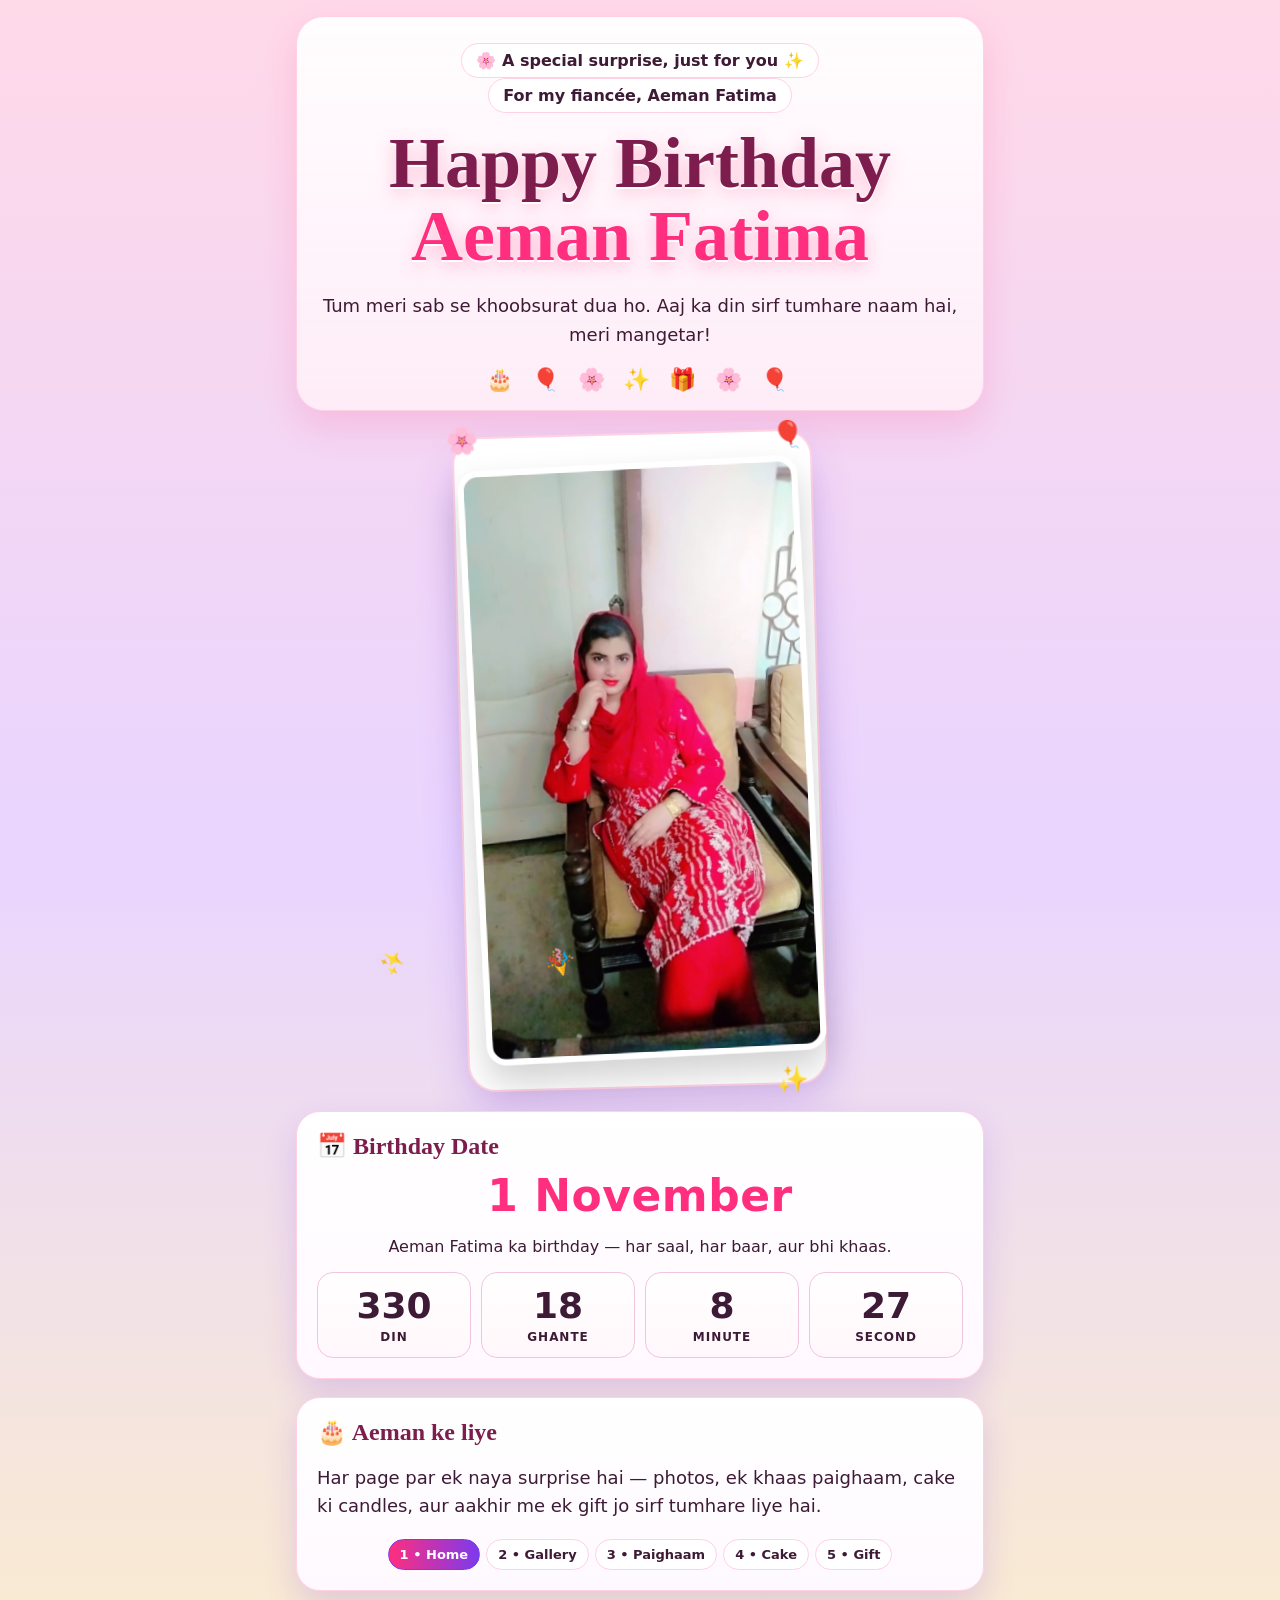
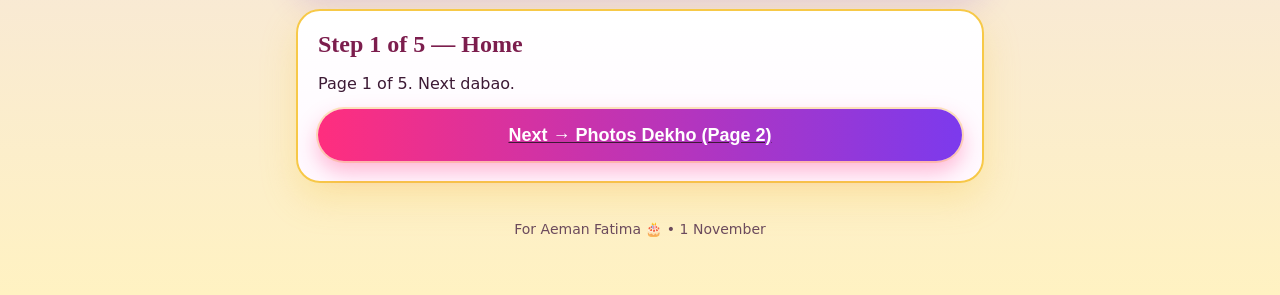
<file: index.html>
<!doctype html>
<html lang="en">
<head>
<meta charset="utf-8">
<meta name="viewport" content="width=device-width, initial-scale=1">
<title>Happy Birthday Aeman Fatima 🎂</title>
<link rel="stylesheet" href="style.css">
</head>
<body>
<main class="wrap home">
<section class="hero home-hero">
<span class="pill">🌸 A special surprise, just for you ✨</span><br><span class="pill">For my fiancée, Aeman Fatima</span>
<h1>Happy Birthday<br><span>Aeman Fatima</span></h1>
<p class="sub">Tum meri sab se khoobsurat dua ho. Aaj ka din sirf tumhare naam hai, meri mangetar!</p>
<p class="cute-row" aria-hidden="true">🎂 🎈 🌸 ✨ 🎁 🌸 🎈</p>
</section>

<div class="photo-frame">
<span class="float-deco deco-1" aria-hidden="true">🌸</span>
<span class="float-deco deco-2" aria-hidden="true">🎈</span>
<span class="float-deco deco-3" aria-hidden="true">✨</span>
<img class="hero-photo" src="assets/photo1.png" alt="Aeman Fatima in a beautiful red dress">
</div>

<section class="card date-card">
<h2>📅 Birthday Date</h2>
<div class="date">1 November</div>
<p style="text-align:center">Aeman Fatima ka birthday — har saal, har baar, aur bhi khaas.</p>
<div id="countdown" class="count" role="timer" aria-live="polite"></div>
</section>

<section class="card">
<h2>🎂 Aeman ke liye</h2>
<p class="sub">Har page par ek naya surprise hai — photos, ek khaas paighaam, cake ki candles, aur aakhir me ek gift jo sirf tumhare liye hai.</p>
<div class="step-dots" aria-label="Birthday journey">
<span class="on">1 • Home</span><span>2 • Gallery</span><span>3 • Paighaam</span><span>4 • Cake</span><span>5 • Gift</span>
</div>
</section>

<section class="card step-card">
<h2>Step 1 of 5 — Home</h2>
<p>Page 1 of 5. Next dabao.</p>
<a href="gallery.html"><button class="btn" type="button">Next → Photos Dekho (Page 2)</button></a>
</section>

<p class="footer">For Aeman Fatima 🎂 • 1 November</p>
</main>
<script src="script.js"></script>
</body>
</html>
</file>
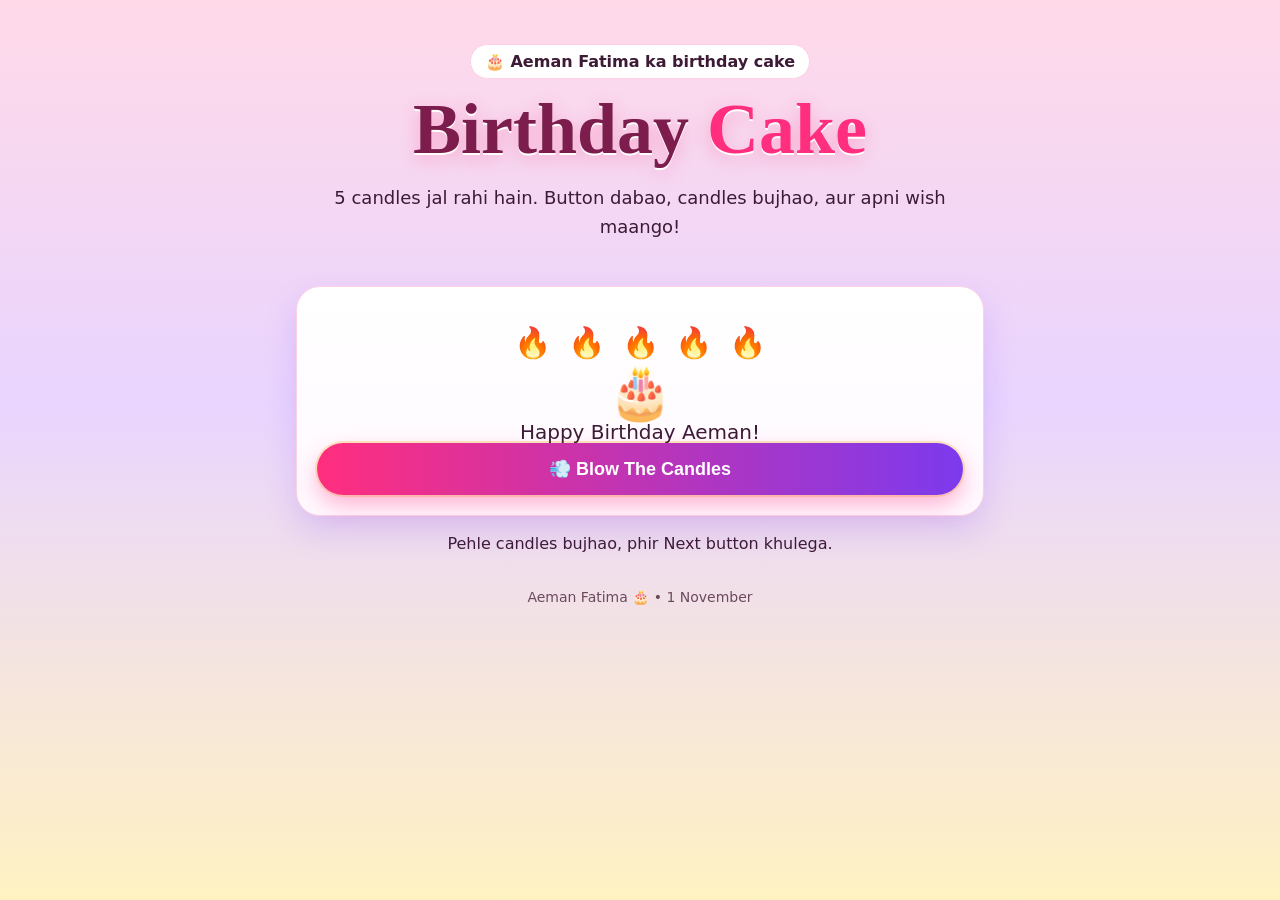
<file: cake.html>
<!doctype html>
<html lang="en">
<head>
<meta charset="utf-8">
<meta name="viewport" content="width=device-width, initial-scale=1">
<title>Cake — Happy Birthday Aeman Fatima</title>
<link rel="stylesheet" href="style.css">
</head>
<body>
<main class="wrap">
<section class="hero">
<span class="pill">🎂 Aeman Fatima ka birthday cake</span>
<h1>Birthday <span>Cake</span></h1>
<p class="sub">5 candles jal rahi hain. Button dabao, candles bujhao, aur apni wish maango!</p>
</section>

<section class="card">
<div class="cake" aria-label="Birthday cake with five candles">
<div><span class="flame">🔥</span> <span class="flame">🔥</span> <span class="flame">🔥</span> <span class="flame">🔥</span> <span class="flame">🔥</span></div>
<div>🎂</div>
<div style="font-size:20px">Happy Birthday Aeman!</div>
</div>
<button class="btn" id="blow" type="button">💨 Blow The Candles</button>
<p id="cake-msg" class="hidden" style="text-align:center;font-size:20px;font-weight:800;color:#c2185b">🎉 Wish Maang Li! Happy Birthday, Aeman Fatima! 🎂</p>
</section>

<section class="card hidden" id="gift-next">
<p style="text-align:center">Cake complete ho gaya, ab agla page khul gaya hai.</p>
<a href="gift.html"><button class="btn secondary" type="button">Next → Aakhri Gift Dekho (Page 5)</button></a>
</section>
<p style="text-align:center">Pehle candles bujhao, phir Next button khulega.</p>
<p class="footer">Aeman Fatima 🎂 • 1 November</p>
</main>
<script src="script.js"></script>
</body>
</html>
</file>
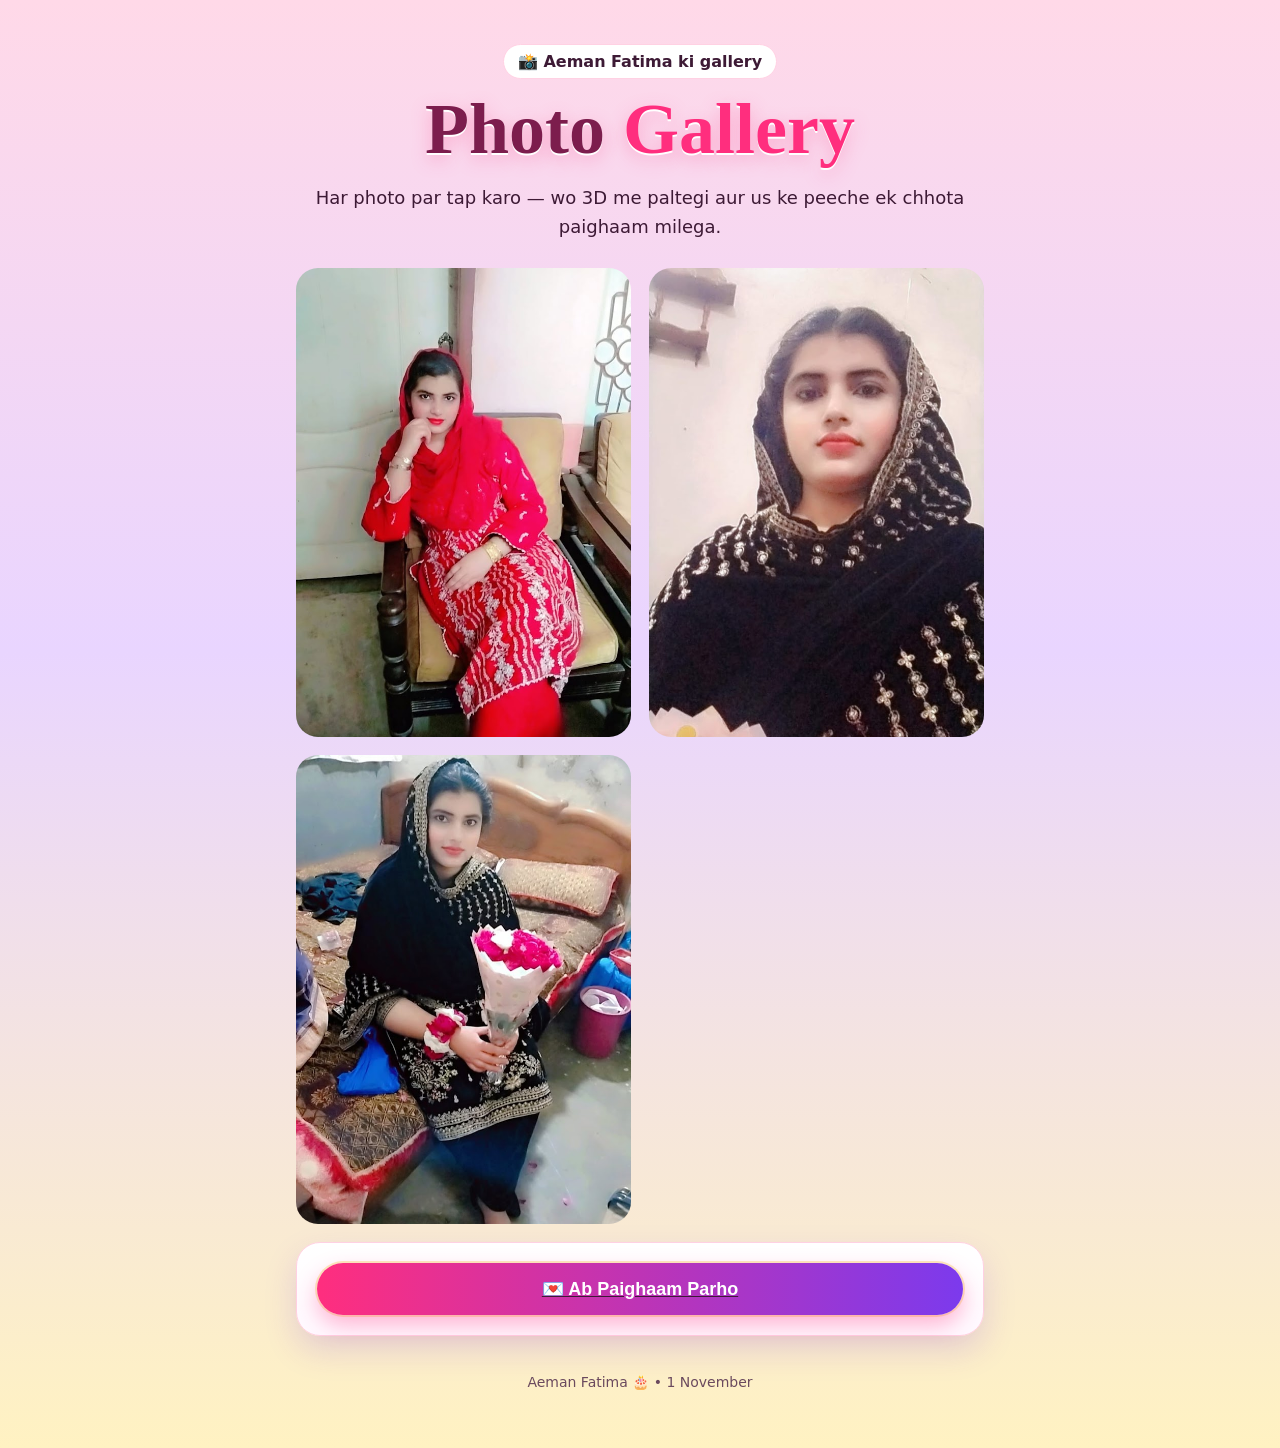
<file: gallery.html>
<!doctype html>
<html lang="en">
<head>
<meta charset="utf-8">
<meta name="viewport" content="width=device-width, initial-scale=1">
<title>Gallery — Happy Birthday Aeman Fatima</title>
<link rel="stylesheet" href="style.css">
</head>
<body>
<main class="wrap">
<section class="hero">
<span class="pill">📸 Aeman Fatima ki gallery</span>
<h1>Photo <span>Gallery</span></h1>
<p class="sub">Har photo par tap karo — wo 3D me paltegi aur us ke peeche ek chhota paighaam milega.</p>
</section>

<div class="grid">
<article class="flip"><div class="flip-inner">
<div class="flip-front"><img src="assets/photo1.png" alt="Aeman Fatima in a red dress"></div>
<div class="flip-back">Meri sab se pyari muskurahat 🎈<small>Tap karo, wapas palto</small></div>
</div></article>

<article class="flip"><div class="flip-inner">
<div class="flip-front"><img src="assets/photo2.png" alt="Aeman Fatima in a black dress with flowers"></div>
<div class="flip-back">Phoolon se bhi zyada khoobsurat 🌸<small>Tap karo, wapas palto</small></div>
</div></article>

<article class="flip"><div class="flip-inner">
<div class="flip-front"><img src="assets/photo3.png" alt="Aeman Fatima holding a bouquet of pink roses"></div>
<div class="flip-back">Tumhare haath me gulab, har din khushi 🎉<small>Tap karo, wapas palto</small></div>
</div></article>

</div>

<section class="card">
<a href="letter.html"><button class="btn" type="button">💌 Ab Paighaam Parho</button></a>
</section>
<p class="footer">Aeman Fatima 🎂 • 1 November</p>
</main>
<script src="script.js"></script>
</body>
</html>
</file>
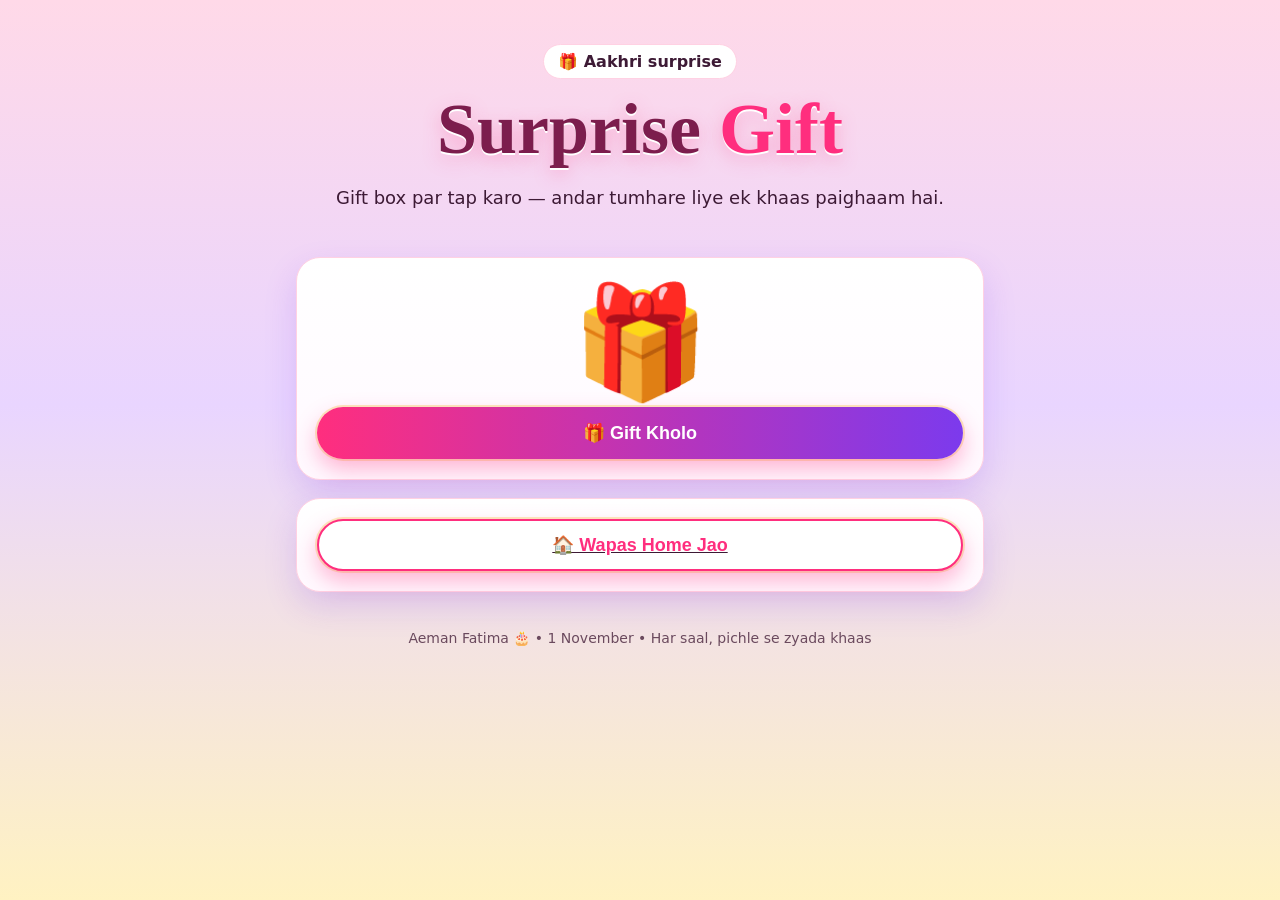
<file: gift.html>
<!doctype html>
<html lang="en">
<head>
<meta charset="utf-8">
<meta name="viewport" content="width=device-width, initial-scale=1">
<title>Gift — Happy Birthday Aeman Fatima</title>
<link rel="stylesheet" href="style.css">
</head>
<body>
<main class="wrap">
<section class="hero">
<span class="pill">🎁 Aakhri surprise</span>
<h1>Surprise <span>Gift</span></h1>
<p class="sub">Gift box par tap karo — andar tumhare liye ek khaas paighaam hai.</p>
</section>

<section class="card">
<div class="gift" id="gift" role="button" tabindex="0" aria-label="Open the gift box">🎁</div>
<button class="btn" id="open-gift" type="button">🎁 Gift Kholo</button>
</section>

<section id="gift-msg" class="dua hidden">
<div class="heart">🎂</div>
<h2>Tum meri sab se khoobsurat dua ho</h2>
<p>Tum meri sab se khoobsurat dua ho. Aeman, tum sirf meri mangetar nahi ho — tum meri har dua ka jawab, har khwab ki tabeer aur meri zindagi ki sab se khoobsurat kahani ho. Is birthday par wada hai: aane wala har birthday hum saath manayenge, aur har saal pichle se zyada khaas hoga. Happy Birthday, Aeman Fatima! 🎂</p>
</section>

<section class="card">
<a href="index.html"><button class="btn secondary" type="button">🏠 Wapas Home Jao</button></a>
</section>
<p class="footer">Aeman Fatima 🎂 • 1 November • Har saal, pichle se zyada khaas</p>
</main>
<script src="script.js"></script>
</body>
</html>
</file>
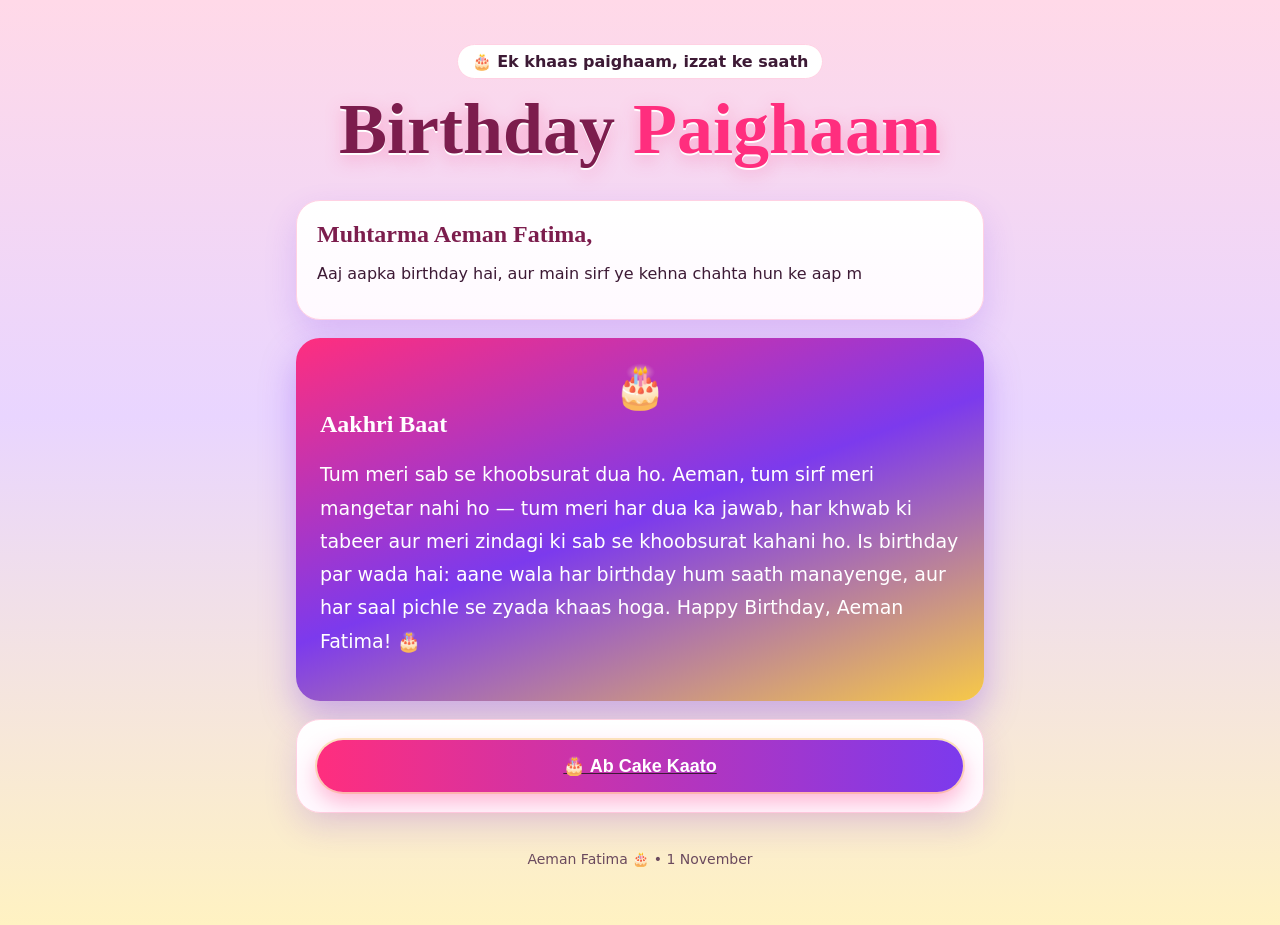
<file: letter.html>
<!doctype html>
<html lang="en">
<head>
<meta charset="utf-8">
<meta name="viewport" content="width=device-width, initial-scale=1">
<title>Birthday Paighaam — Happy Birthday Aeman Fatima</title>
<link rel="stylesheet" href="style.css">
</head>
<body>
<main class="wrap">
<section class="hero">
<span class="pill">🎂 Ek khaas paighaam, izzat ke saath</span>
<h1>Birthday <span>Paighaam</span></h1>
</section>

<section class="card">
<h2>Muhtarma Aeman Fatima,</h2>
<p id="typewriter" data-text="Aaj aapka birthday hai, aur main sirf ye kehna chahta hun ke aap meri zindagi ki sab se bari khushi hain. Aapki muskurahat, aapki baatein, aapka saath — sab kuch meri duaon ka jawab hai.">Aaj aapka birthday hai, aur main sirf ye kehna chahta hun ke aap meri zindagi ki sab se bari khushi hain. Aapki muskurahat, aapki baatein, aapka saath — sab kuch meri duaon ka jawab hai.</p>
</section>

<section class="dua">
<div class="heart">🎂</div>
<h2>Aakhri Baat</h2>
<p>Tum meri sab se khoobsurat dua ho. Aeman, tum sirf meri mangetar nahi ho — tum meri har dua ka jawab, har khwab ki tabeer aur meri zindagi ki sab se khoobsurat kahani ho. Is birthday par wada hai: aane wala har birthday hum saath manayenge, aur har saal pichle se zyada khaas hoga. Happy Birthday, Aeman Fatima! 🎂</p>
</section>

<section class="card">
<a href="cake.html"><button class="btn" type="button">🎂 Ab Cake Kaato</button></a>
</section>
<p class="footer">Aeman Fatima 🎂 • 1 November</p>
</main>
<script src="script.js"></script>
</body>
</html>
</file>
<file: style.css>
/* Aeman Fatima — birthday site. Mobile-first, no external assets. */
*{box-sizing:border-box}
:root{--pink:#ff2e7e;--purple:#7c3aed;--gold:#f7c948;--cream:#fff7fb;--ink:#3d1a35}
html{scroll-behavior:smooth}
body{margin:0;font-family:system-ui,-apple-system,"Segoe UI",Roboto,Arial,sans-serif;background:linear-gradient(180deg,#ffd9e8 0%,#e9d5ff 45%,#fff2c2 100%);color:var(--ink);overflow-x:hidden;min-height:100vh}
a{color:inherit}
.wrap{max-width:720px;margin:0 auto;padding:16px 16px 24px}
.topbar{position:fixed;bottom:0;left:0;right:0;z-index:20;background:rgba(255,255,255,.94);backdrop-filter:blur(8px);border-top:2px solid #ffd1e3}
.nav{max-width:720px;margin:0 auto;display:flex;gap:6px;overflow-x:auto;padding:10px 12px;scrollbar-width:none}
.nav a{white-space:nowrap;text-decoration:none;font-weight:700;font-size:14px;padding:9px 12px;border-radius:999px;background:#fff;border:1px solid #ffd1e3}
.nav a{transition:transform .2s}
.nav a[aria-current="page"]{background:linear-gradient(90deg,var(--pink),var(--purple));color:#fff;border-color:var(--purple);transform:scale(1.05)}
.hero{text-align:center;padding:28px 8px 8px;animation:fadeUp .7s ease both}
@keyframes fadeUp{from{opacity:0;transform:translateY(14px)}to{opacity:1;transform:translateY(0)}}
.pill{display:inline-block;background:#fff;border:1px solid #ffd1e3;border-radius:999px;padding:7px 14px;font-weight:700}
h1{font-family:Georgia,"Times New Roman",serif;font-size:clamp(38px,11vw,72px);line-height:1.02;margin:14px 0 8px;color:#7c1d4d;text-shadow:0 2px 0 #fff,0 6px 18px rgba(255,77,141,.35);animation:glow 3s ease-in-out infinite}
h1 span{color:var(--pink)}
@keyframes glow{0%,100%{text-shadow:0 2px 0 #fff,0 6px 18px rgba(255,77,141,.35)}50%{text-shadow:0 2px 0 #fff,0 10px 28px rgba(255,77,141,.65)}}
.sub{font-size:18px;line-height:1.6}
.card{background:linear-gradient(180deg,#ffffff,#fff9ff);border:1px solid #ffd1e3;border-radius:24px;padding:20px;box-shadow:0 14px 32px rgba(124,58,237,.18);margin:18px 0;animation:fadeUp .7s ease both}
.card h2{font-family:Georgia,serif;margin:0 0 10px;color:#7c1d4d}
.date{font-size:clamp(28px,8vw,44px);font-weight:900;text-align:center;color:var(--pink);letter-spacing:.5px}
.count{display:grid;grid-template-columns:repeat(4,1fr);gap:10px;text-align:center;margin-top:14px}
.count div{background:#fff7fb;border:1px solid #ffd1e3;border-radius:16px;padding:12px 4px}
.count b{display:block;font-size:clamp(24px,7vw,36px)}
.count span{font-size:12px;font-weight:700;letter-spacing:.08em}
.today{font-size:28px;font-weight:900;text-align:center;color:var(--pink);animation:bounce 1.2s infinite}
@keyframes bounce{0%,100%{transform:scale(1)}50%{transform:scale(1.06)}}
.btn{display:block;width:100%;min-height:52px;border:0;border-radius:999px;background:linear-gradient(90deg,var(--pink),var(--purple));color:#fff;font-size:18px;font-weight:800;cursor:pointer;box-shadow:0 10px 22px rgba(255,46,126,.35),0 0 0 2px rgba(247,201,72,.35);animation:glowbtn 2.4s infinite}
.btn:active{transform:scale(.98)}
@keyframes glowbtn{0%,100%{box-shadow:0 10px 22px rgba(255,77,141,.35)}50%{box-shadow:0 10px 30px rgba(139,92,246,.55)}}
.btn.secondary{background:#fff;color:var(--pink);border:2px solid var(--pink)}
img{max-width:100%;height:auto;display:block;border-radius:20px}
.hero-photo{max-width:340px;margin:18px auto;transform:rotate(-1.5deg);border:6px solid #fff;box-shadow:0 18px 35px rgba(0,0,0,.18);transition:transform .3s}
.grid{display:grid;grid-template-columns:1fr;gap:18px}
@media(min-width:560px){.grid{grid-template-columns:1fr 1fr}}
.flip{perspective:900px;cursor:pointer}
.flip-inner{position:relative;width:100%;aspect-ratio:3/4.2;transform-style:preserve-3d;transition:transform .7s}
.flip.flipped .flip-inner{transform:rotateY(180deg)}
.flip-front,.flip-back{position:absolute;inset:0;backface-visibility:hidden;border-radius:22px;overflow:hidden}
.flip-front img{width:100%;height:100%;object-fit:cover;border-radius:0}
.flip-back{transform:rotateY(180deg);background:linear-gradient(160deg,var(--pink),var(--purple));color:#fff;display:flex;align-items:center;justify-content:center;text-align:center;padding:20px;font-size:19px;line-height:1.5}
.flip-back small{display:block;margin-top:12px;opacity:.85}
.dua{background:linear-gradient(160deg,var(--pink),var(--purple),#f7c948);color:#fff;border-radius:24px;padding:24px;box-shadow:0 16px 35px rgba(124,58,237,.35);animation:fadeUp .7s ease both,floaty 4s ease-in-out .7s infinite}
@keyframes floaty{0%,100%{transform:translateY(0)}50%{transform:translateY(-6px)}}
.dua h2{font-family:Georgia,serif;margin-top:0}
.dua p{font-size:19px;line-height:1.75}
.heart{font-size:42px;text-align:center;animation:beat 1.1s infinite}
@keyframes beat{0%,100%{transform:scale(1)}50%{transform:scale(1.25)}}
.cake{text-align:center;font-size:52px;line-height:1.1}
.cake .flame{font-size:30px;display:inline-block;animation:flick .5s infinite alternate}
@keyframes flick{from{transform:scale(1) rotate(-3deg)}to{transform:scale(1.25) rotate(3deg)}}
.cake .flame.out{opacity:.15;animation:none}
.gift{font-size:110px;text-align:center;cursor:pointer;animation:bounce 1.4s infinite;user-select:none}
.gift.open{animation:none;transform:scale(1.08)}
.hidden{display:none!important}
.fall{position:fixed;top:-40px;z-index:5;pointer-events:none;animation:fall linear forwards}
.rise{position:fixed;bottom:-40px;z-index:5;pointer-events:none;animation:rise linear forwards}
@keyframes rise{to{transform:translateY(-110vh) rotate(-15deg)}}
@keyframes fall{to{transform:translateY(110vh) rotate(300deg)}}
.spark{position:fixed;z-index:30;pointer-events:none;font-size:22px;animation:spark .8s ease-out forwards}
@keyframes spark{to{transform:translateY(-60px) scale(.4);opacity:0}}
.reveal{opacity:1}
.footer{text-align:center;color:#6b4a5e;font-size:14px;padding:20px}
.note{font-size:14px;color:#6b4a5e;line-height:1.5}

/* Home page: cute, soft, female-friendly UI/UX. Scoped to .home only. */
.home-hero{background:linear-gradient(180deg,rgba(255,255,255,.95),rgba(255,240,248,.85));border:1px solid #ffd1e3;border-radius:28px;padding:26px 16px 18px;box-shadow:0 16px 35px rgba(255,46,126,.16)}
.cute-row{font-size:22px;letter-spacing:6px;margin:14px 0 0}
.photo-frame{position:relative;max-width:360px;margin:22px auto;padding:10px;background:#fff;border:2px solid #ffd1e3;border-radius:28px;box-shadow:0 20px 40px rgba(124,58,237,.20);transform:rotate(-1.5deg)}
.photo-frame img{border-radius:20px}
.float-deco{position:absolute;font-size:26px;z-index:2;animation:floaty 3s ease-in-out infinite}
.deco-1{top:-14px;left:-8px}
.deco-2{top:-12px;right:6px;animation-delay:.6s}
.deco-3{bottom:-12px;right:18px;animation-delay:1.2s}
.date-card .count div{background:linear-gradient(180deg,#fff,#fff7fb);border-color:#f0c6dd}
.step-dots{display:flex;gap:6px;flex-wrap:wrap;justify-content:center;margin-top:14px}
.step-dots span{background:#fff;border:1px solid #ffd1e3;border-radius:999px;padding:7px 11px;font-size:13px;font-weight:700}
.step-dots span.on{background:linear-gradient(90deg,var(--pink),var(--purple));color:#fff;border-color:var(--purple)}
.step-card{border:2px solid #f7c948;box-shadow:0 16px 35px rgba(247,201,72,.28)}
</file>
